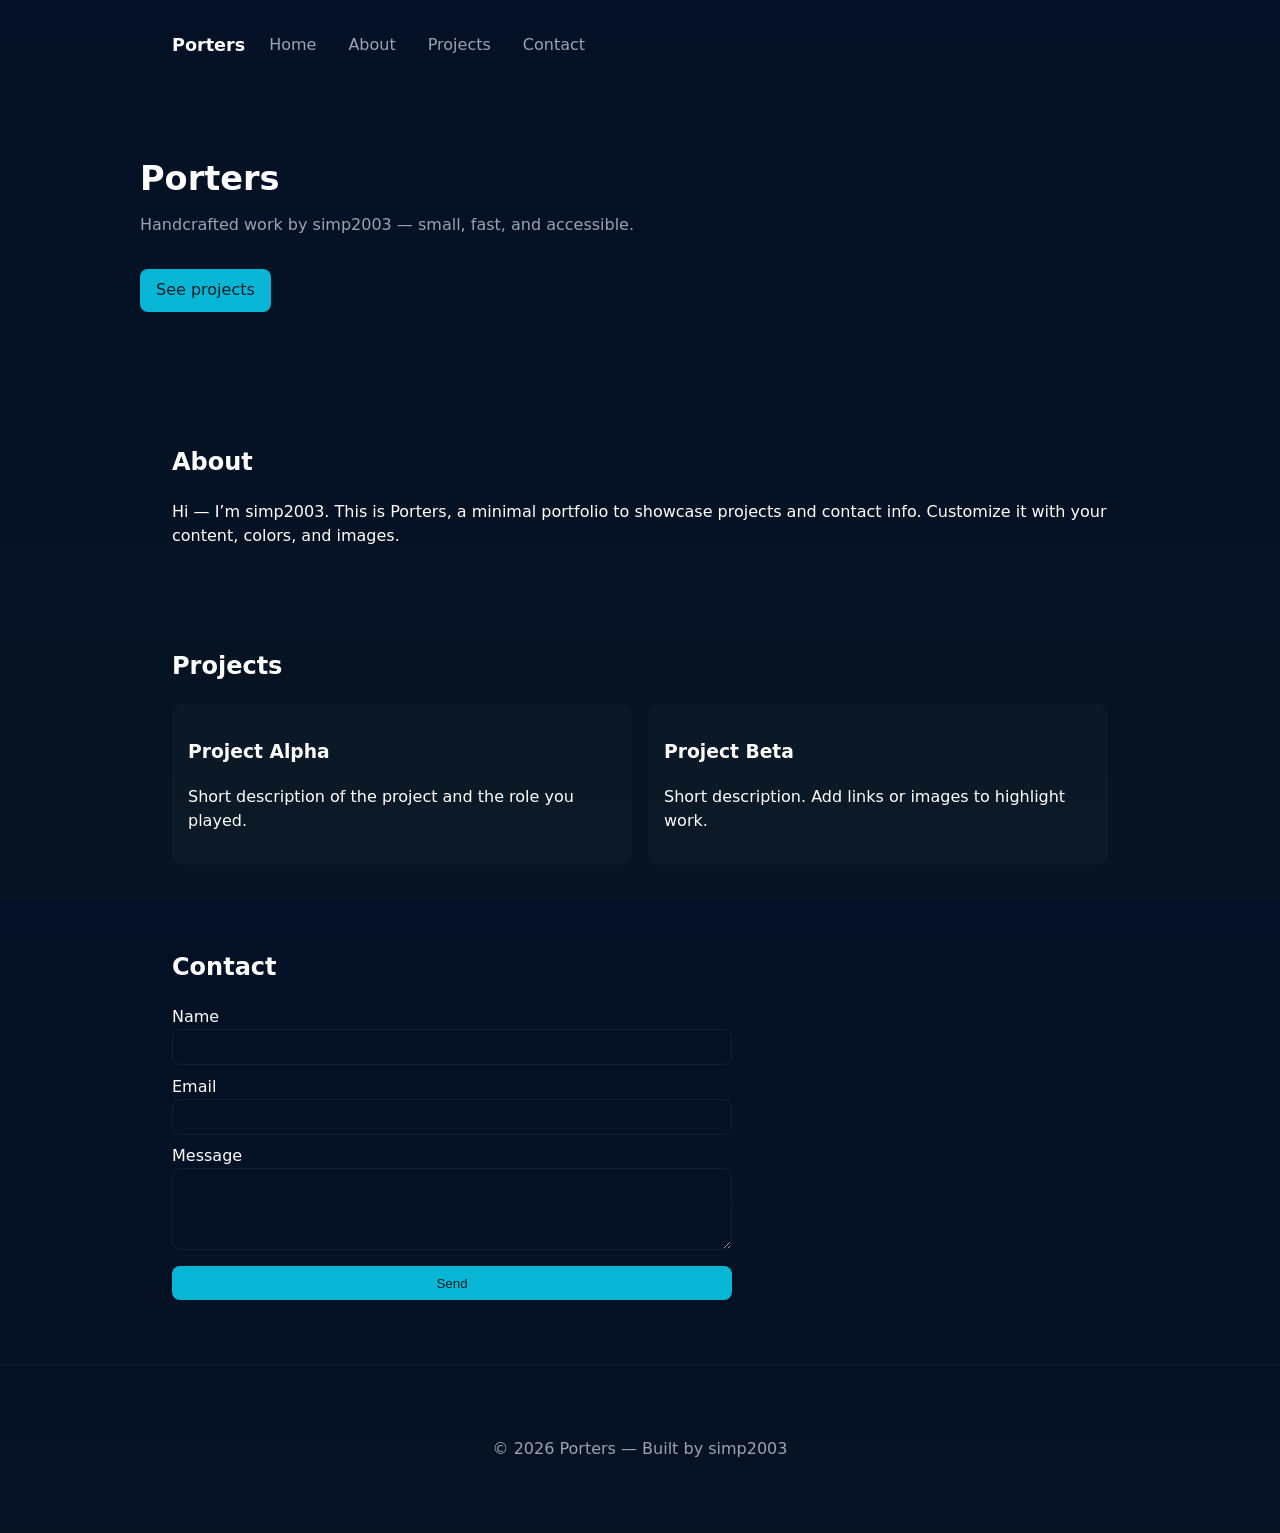
<file: index.html>
<!doctype html>
<html lang="en">
<head>
  <meta charset="utf-8" />
  <meta name="viewport" content="width=device-width,initial-scale=1" />
  <title>Porters — simp2003</title>
  <meta name="description" content="Porters — a lightweight portfolio by simp2003" />
  <link rel="stylesheet" href="styles.css" />
</head>
<body>
  <header class="site-header">
    <div class="container">
      <a class="brand" href="#">Porters</a>
      <button id="menuToggle" class="menu-toggle" aria-expanded="false" aria-controls="mainNav">☰</button>
      <nav id="mainNav" class="nav" aria-label="Main navigation">
        <ul>
          <li><a href="#home">Home</a></li>
          <li><a href="#about">About</a></li>
          <li><a href="#projects">Projects</a></li>
          <li><a href="#contact">Contact</a></li>
        </ul>
      </nav>
    </div>
  </header>

  <main>
    <section id="home" class="hero container">
      <h1>Porters</h1>
      <p class="lead">Handcrafted work by simp2003 — small, fast, and accessible.</p>
      <p><a class="cta" href="#projects">See projects</a></p>
    </section>

    <section id="about" class="container">
      <h2>About</h2>
      <p>Hi — I’m simp2003. This is Porters, a minimal portfolio to showcase projects and contact info. Customize it with your content, colors, and images.</p>
    </section>

    <section id="projects" class="container">
      <h2>Projects</h2>
      <div class="grid">
        <article class="card">
          <h3>Project Alpha</h3>
          <p>Short description of the project and the role you played.</p>
        </article>
        <article class="card">
          <h3>Project Beta</h3>
          <p>Short description. Add links or images to highlight work.</p>
        </article>
      </div>
    </section>

    <section id="contact" class="container">
      <h2>Contact</h2>
      <form id="contactForm" novalidate>
        <label>
          Name
          <input name="name" type="text" required />
        </label>
        <label>
          Email
          <input name="email" type="email" required />
        </label>
        <label>
          Message
          <textarea name="message" rows="4"></textarea>
        </label>
        <button type="submit">Send</button>
      </form>
    </section>
  </main>

  <footer class="site-footer">
    <div class="container">
      <p>© <span id="year"></span> Porters — Built by simp2003</p>
    </div>
  </footer>

  <script src="script.js"></script>
</body>
</html>
</file>
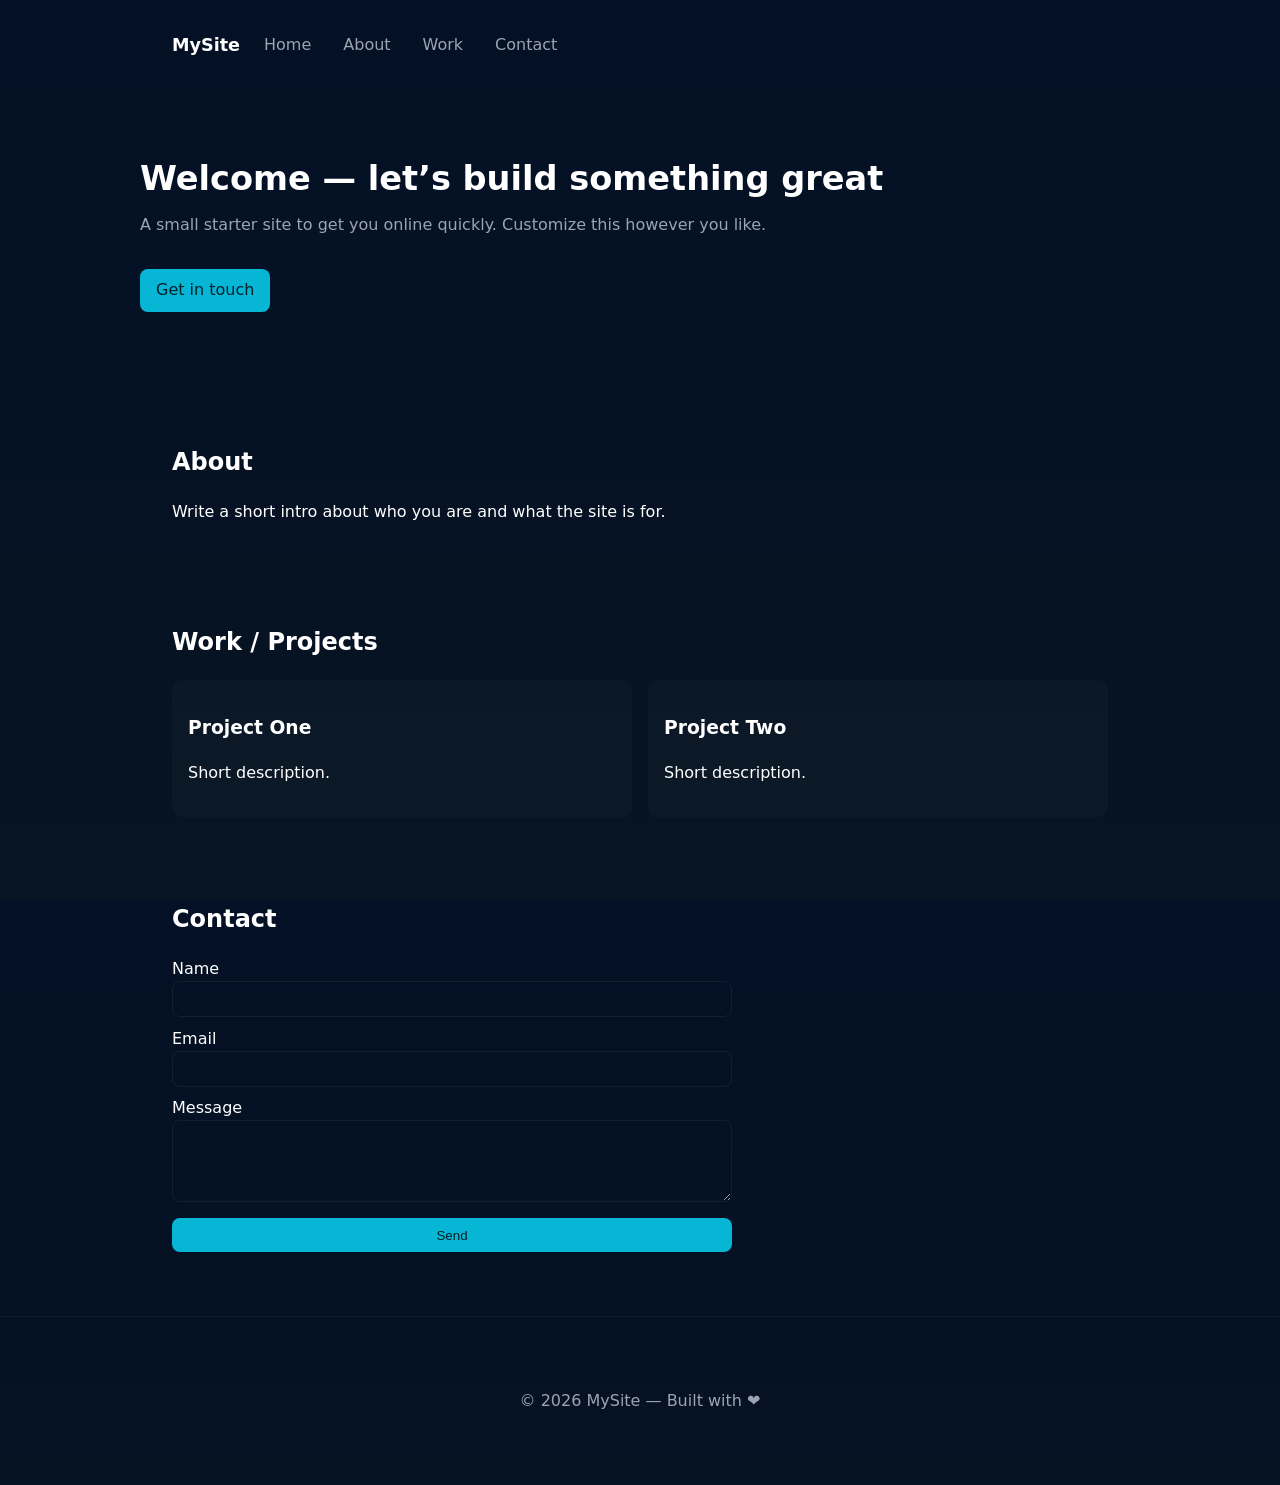
<file: README.html>
<!doctype html>
<html lang="en">
<head>
  <meta charset="utf-8" />
  <meta name="viewport" content="width=device-width,initial-scale=1" />
  <title>My New Website</title>
  <link rel="stylesheet" href="styles.css" />
</head>
<body>
  <header class="site-header">
    <div class="container">
      <a class="brand" href="#">MySite</a>
      <button id="menuToggle" class="menu-toggle" aria-expanded="false" aria-controls="mainNav">☰</button>
      <nav id="mainNav" class="nav">
        <ul>
          <li><a href="#home">Home</a></li>
          <li><a href="#about">About</a></li>
          <li><a href="#work">Work</a></li>
          <li><a href="#contact">Contact</a></li>
        </ul>
      </nav>
    </div>
  </header>

  <main>
    <section id="home" class="hero container">
      <h1>Welcome — let’s build something great</h1>
      <p class="lead">A small starter site to get you online quickly. Customize this however you like.</p>
      <p><a class="cta" href="#contact">Get in touch</a></p>
    </section>

    <section id="about" class="container">
      <h2>About</h2>
      <p>Write a short intro about who you are and what the site is for.</p>
    </section>

    <section id="work" class="container">
      <h2>Work / Projects</h2>
      <div class="grid">
        <article class="card">
          <h3>Project One</h3>
          <p>Short description.</p>
        </article>
        <article class="card">
          <h3>Project Two</h3>
          <p>Short description.</p>
        </article>
      </div>
    </section>

    <section id="contact" class="container">
      <h2>Contact</h2>
      <form id="contactForm">
        <label>
          Name
          <input name="name" type="text" required />
        </label>
        <label>
          Email
          <input name="email" type="email" required />
        </label>
        <label>
          Message
          <textarea name="message" rows="4"></textarea>
        </label>
        <button type="submit">Send</button>
      </form>
    </section>
  </main>

  <footer class="site-footer">
    <div class="container">
      <p>© <span id="year"></span> MySite — Built with ❤️</p>
    </div>
  </footer>

  <script src="script.js"></script>
</body>
</html>
</file>
<file: styles.css>
:root{
  --bg:#071422;
  --muted:#9aa4b2;
  --accent:#06b6d4;
  --white:#ffffff;
  --radius:10px;
  font-family: Inter, system-ui, -apple-system, "Segoe UI", Roboto, Arial;
}

*{box-sizing:border-box}
html,body{height:100%}
body{
  margin:0;
  background:linear-gradient(180deg,#041025 0%, #071422 100%);
  color:var(--white);
  -webkit-font-smoothing:antialiased;
  -moz-osx-font-smoothing:grayscale;
  line-height:1.5;
}

.container{max-width:1000px;margin:0 auto;padding:2rem}

.site-header{background:transparent;position:sticky;top:0;z-index:20}
.site-header .container{display:flex;align-items:center;gap:1rem}
.brand{font-weight:700;color:var(--white);text-decoration:none;font-size:1.1rem}
.menu-toggle{display:none;background:none;border:1px solid rgba(255,255,255,0.06);color:var(--white);padding:6px 10px;border-radius:8px}
.nav ul{list-style:none;margin:0;padding:0;display:flex;gap:1rem}
.nav a{color:var(--muted);text-decoration:none;padding:6px 8px;border-radius:6px}
.nav a:hover{color:var(--white);background:rgba(255,255,255,0.03)}

.hero{padding:4rem 0;text-align:left}
.hero h1{margin:0 0 .5rem;font-size:2.1rem}
.lead{color:var(--muted);margin-top:0}
.cta{display:inline-block;margin-top:1rem;background:var(--accent);color:#002029;padding:.6rem 1rem;border-radius:8px;text-decoration:none}

.grid{display:grid;grid-template-columns:repeat(2,1fr);gap:1rem;margin-top:1rem}
.card{background:rgba(255,255,255,0.02);padding:1rem;border-radius:var(--radius)}
.site-footer{border-top:1px solid rgba(255,255,255,0.03);padding:1.5rem 0;margin-top:2rem;text-align:center;color:var(--muted)}

form{display:grid;gap:.6rem;max-width:560px}
input,textarea{width:100%;padding:.6rem;border-radius:8px;border:1px solid rgba(255,255,255,0.06);background:transparent;color:var(--white)}
button{background:var(--accent);border:none;color:#002029;padding:.6rem 1rem;border-radius:8px;cursor:pointer}

/* Responsive */
@media (max-width:760px){
  .nav{display:none}
  .menu-toggle{display:inline-block;margin-left:auto}
  .grid{grid-template-columns:1fr}
  .hero h1{font-size:1.6rem}
  .container{padding:1rem}
  .nav.open{display:block;background:transparent;margin-top:.5rem}
  .nav ul{flex-direction:column;gap:.5rem}
}
</file>
